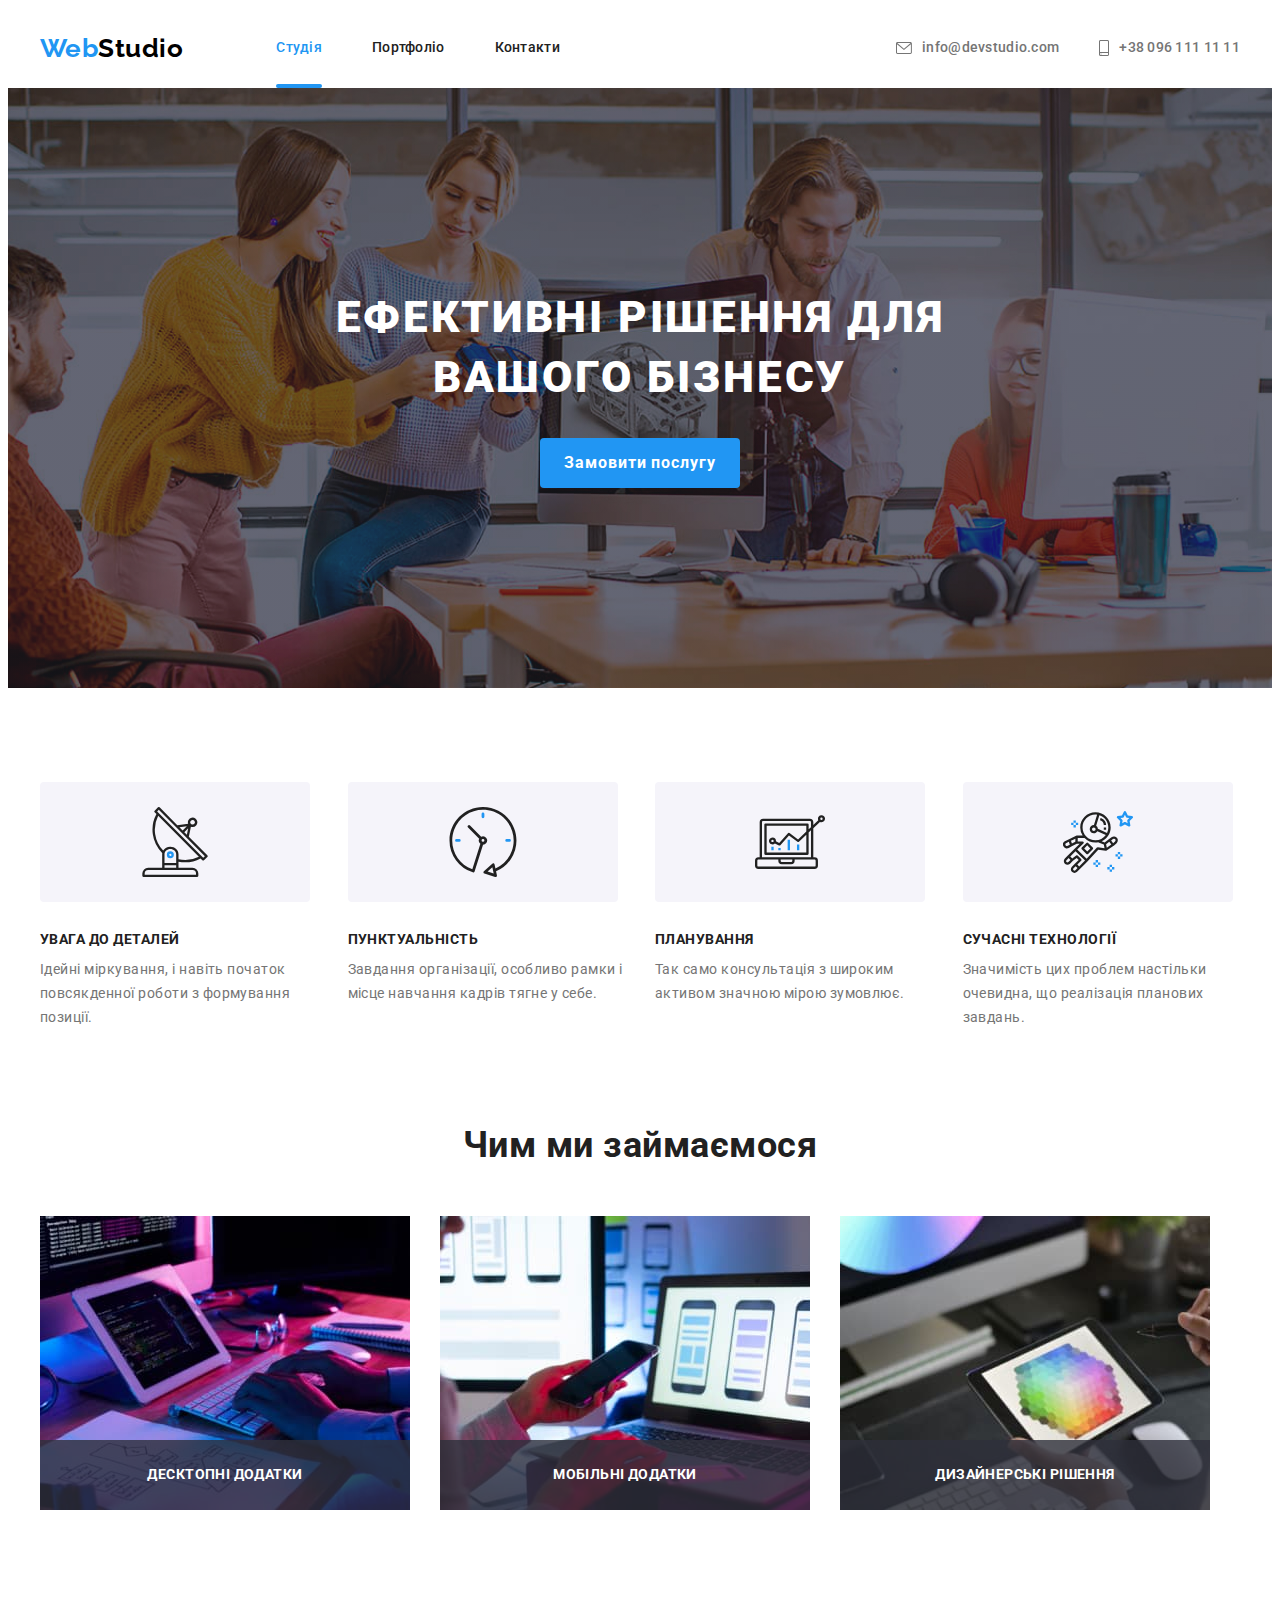
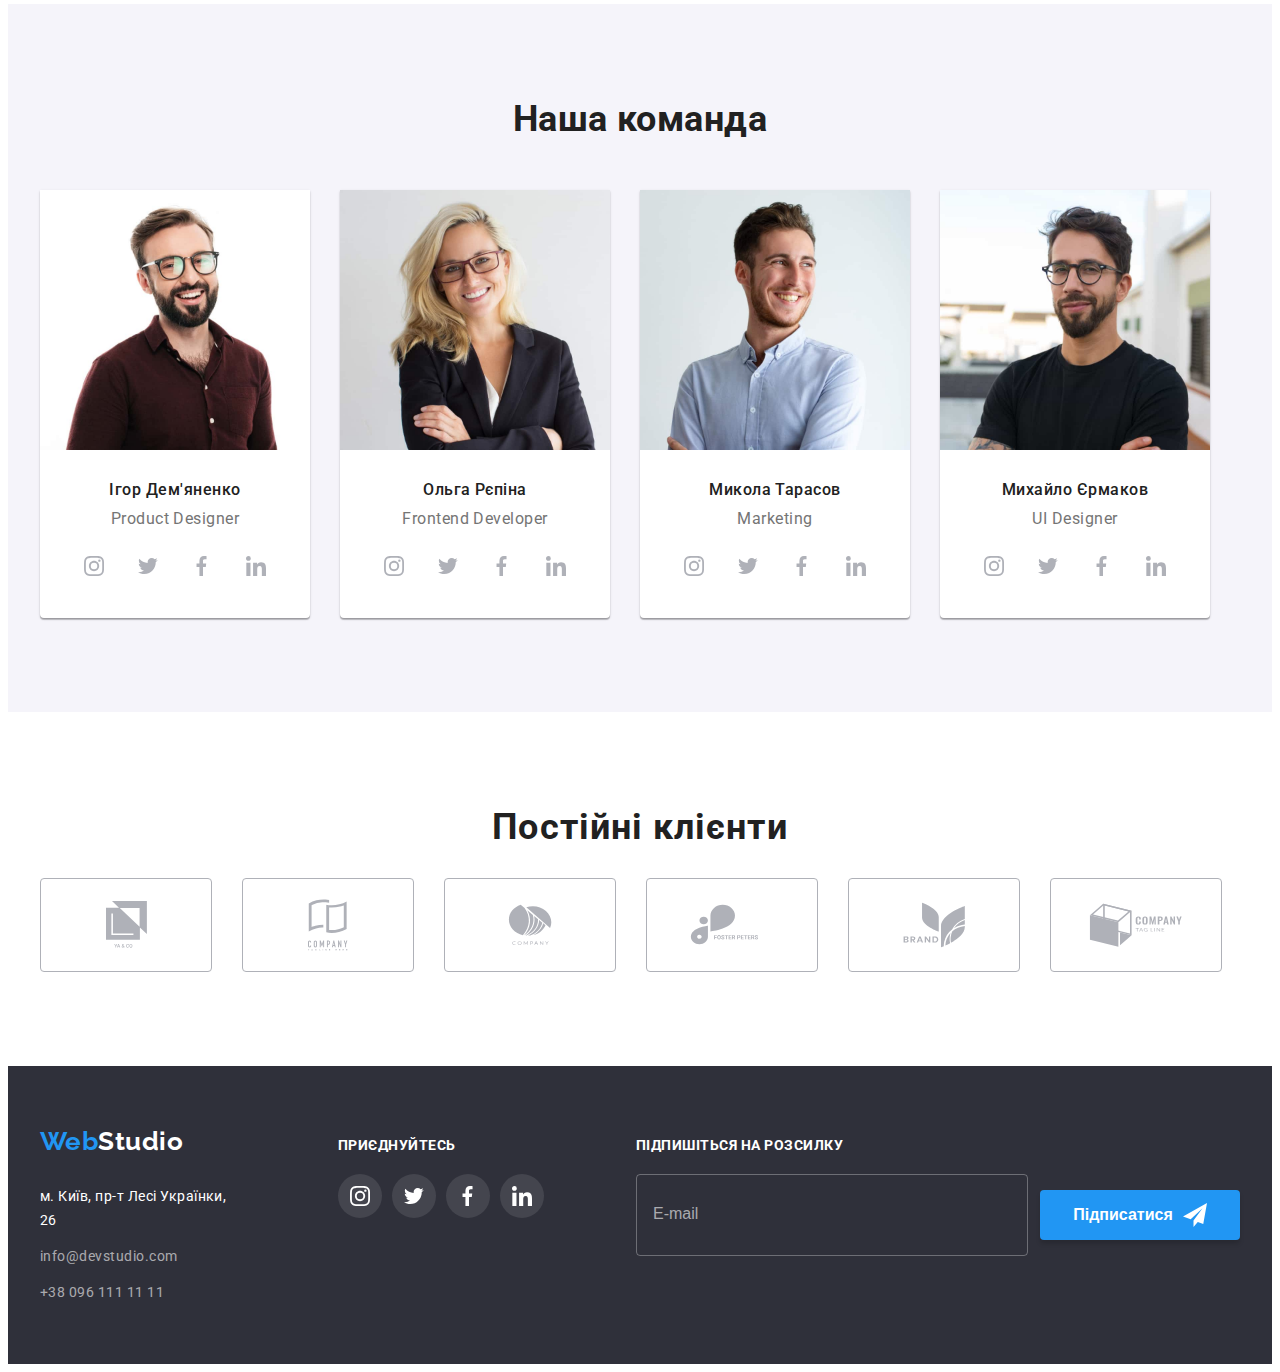
<file: index.html>
<!DOCTYPE html>
<html lang="uk">
  <head>
    <meta charset="UTF-8" />
    <meta http-equiv="X-UA-Compatible" content="IE=edge" />
    <meta name="viewport" content="width=device-width, initial-scale=1.0" />
    <title>WebStudio</title>
    <link
      href="https://fonts.googleapis.com/css2?family=Raleway:wght@700&family=Roboto:wght@400;500;700;900&display=swap"
      rel="stylesheet"
    />
    <link
      rel="stylesheet"
      href="https://cdnjs.cloudflare.com/ajax/libs/modern-normalize/1.1.0/modern-normalize.min.css"
      integrity="sha512-wpPYUAdjBVSE4KJnH1VR1HeZfpl1ub8YT/NKx4PuQ5NmX2tKuGu6U/JRp5y+Y8XG2tV+wKQpNHVUX03MfMFn9Q=="
      crossorigin="anonymous"
      referrerpolicy="no-referrer"
    />
    <link rel="stylesheet" href="./css/styles.css" />
  </head>
  <body>
    <!-- Хедер -->

    <header class="header">
      <div class="container site-nav">
        <nav class="nav">
          <a class="logo" href="./index.html">
            <span class="accent">Web</span>Studio
          </a>
          <ul class="site-nav">
            <li class="item">
              <a class="nav-link current" href="./index.html"> Студія </a>
            </li>
            <li class="item">
              <a class="nav-link" href="./portfolio.html"> Портфоліо</a>
            </li>
            <li class="item"><a class="nav-link" href=""> Контакти</a></li>
          </ul>
        </nav>
        <ul class="contacts">
          <li class="item">
            <a class="contacts-link" href="mailto:info@devstudio.com">
              <svg class="contacts-icon" width="16" height="12">
                <use href="./images/icons.svg#icon-envelope"></use>
              </svg>
              info@devstudio.com
            </a>
          </li>
          <li class="item">
            <a class="contacts-link" href="tel:+380961111111">
              <svg class="contacts-icon" width="10" height="16">
                <use href="./images/icons.svg#icon-smartphone"></use>
              </svg>
              +38 096 111 11 11
            </a>
          </li>
        </ul>
      </div>
    </header>
    <main>
      <!-- Герой -->

      <section class="hero">
        <h1 class="hero-title">
          Ефективні рішення для <br />
          вашого бізнесу
        </h1>
        <button type="button" class="order" data-modal-open>
          Замовити послугу
        </button>
        <div class="backdrop is-hidden" data-modal>
          <div class="modal">
            <button type="button" class="modal-close" data-modal-close>
              <svg width="11" height="11">
                <use href="./images/symbol-defs.svg#icon-close"></use>
              </svg>
            </button>

            <p class="modal-title">Залиште свої дані, ми вам передзвонимо</p>
            <form name="order-form" class="order-form">
              <div class="form-field">
                <label class="form-label" for="user-name">Ім'я</label>
                <input
                  id="user-name"
                  class="form-input"
                  type="text"
                  name="user-name"
                />
                <svg class="input-icon" width="18" height="18">
                  <use href="./images/symbol-defs.svg#icon-person"></use>
                </svg>
              </div>

              <div class="form-field">
                <label class="form-label" for="tel">Телефон</label>
                <input id="tel" class="form-input" type="tel" name="user-tel" />
                <svg class="input-icon" width="18" height="18">
                  <use href="./images/symbol-defs.svg#icon-phone"></use>
                </svg>
              </div>

              <div class="form-field">
                <label class="form-label" for="email">Пошта</label>
                <input
                  id="email"
                  class="form-input"
                  type="email"
                  name="user-email"
                />
                <svg class="input-icon" width="18" height="18">
                  <use href="./images/symbol-defs.svg#icon-email"></use>
                </svg>
              </div>

              <div class="form-field">
                <label for="comment" class="form-label">Коментар</label>
                <textarea
                  id="comment"
                  name="comment"
                  placeholder="Введіть текст"
                ></textarea>
              </div>

              <div class="confirm-field">
                <label for="confirm" class="confirm-label">
                  <input
                    class="checkbox"
                    type="checkbox"
                    id="confirm"
                    name="confirm"
                  />
                  <svg class="icon-check" width="16" height="15">
                    <use href="./images/symbol-defs.svg#icon-check"></use>
                  </svg>

                  Погоджуюся з розсилкою та приймаю
                  <a class="confirm-link" href="#">Умови договору</a></label
                >
              </div>

              <button type="submit" class="order-button">Відправити</button>
            </form>
          </div>
        </div>
      </section>

      <!-- Особливості компанії -->

      <section class="feature">
        <div class="container">
          <h2 class="visually-hidden">Особливості компанії</h2>
          <ul class="feature-list">
            <li class="feature-item">
              <div class="feature-block">
                <svg class="feature-icon" width="70" height="70">
                  <use href="./images/icons.svg#icon-antena"></use>
                </svg>
              </div>
              <h3 class="feature-title">УВАГА ДО ДЕТАЛЕЙ</h3>
              <p class="feature-text">
                Ідейні міркування, і навіть початок повсякденної роботи з
                формування позиції.
              </p>
            </li>
            <li class="feature-item">
              <div class="feature-block">
                <svg class="feature-icon" width="70" height="70">
                  <use href="./images/icons.svg#icon-clock"></use>
                </svg>
              </div>
              <h3 class="feature-title">ПУНКТУАЛЬНІСТЬ</h3>
              <p class="feature-text">
                Завдання організації, особливо рамки і місце навчання кадрів
                тягне у себе.
              </p>
            </li>
            <li class="feature-item">
              <div class="feature-block">
                <svg class="feature-icon" width="70" height="70">
                  <use href="./images/icons.svg#icon-computer"></use>
                </svg>
              </div>
              <h3 class="feature-title">ПЛАНУВАННЯ</h3>
              <p class="feature-text">
                Так само консультація з широким активом значною мірою зумовлює.
              </p>
            </li>
            <li class="feature-item">
              <div class="feature-block">
                <svg class="feature-icon" width="70" height="70">
                  <use href="./images/icons.svg#icon-astronaut"></use>
                </svg>
              </div>
              <h3 class="feature-title">СУЧАСНІ ТЕХНОЛОГІЇ</h3>
              <p class="feature-text">
                Значимість цих проблем настільки очевидна, що реалізація
                планових завдань.
              </p>
            </li>
          </ul>
        </div>
      </section>

      <!-- Чим ми займаємося -->

      <section class="area">
        <div class="container area-box">
          <h2 class="area-title">Чим ми займаємося</h2>
          <ul class="area-list">
            <li class="area-item">
              <img
                src="./images/box1.jpg"
                alt="Людина набирає текст на клавіатурі"
                width="370"
              />
              <div class="area-thumb">
                <p class="area-text">Десктопні додатки</p>
              </div>
            </li>
            <li class="area-item">
              <img
                src="./images/box2.jpg"
                alt="Дизайнер створює макет телефону на комп'ютері"
                width="370"
              />
              <div class="area-thumb">
                <p class="area-text">Мобільні додатки</p>
              </div>
            </li>
            <li class="area-item">
              <img
                src="./images/box3.jpg"
                alt="Дизайнер підбирає колір з палітри"
                width="370"
              />
              <div class="area-thumb">
                <p class="area-text">Дизайнерські рішення</p>
              </div>
            </li>
          </ul>
        </div>
      </section>

      <!-- Наша команда -->

      <section class="team">
        <div class="container">
          <h2 class="team-title">Наша команда</h2>
          <ul class="list">
            <li class="team-item">
              <img
                src="./images/img(ihor).jpg"
                alt="Чоловік в окулярах"
                width="270"
              />
              <div class="team-card">
                <h3 class="team-member">Ігор Дем'яненко</h3>
                <p class="team-position">Product Designer</p>
                <ul class="social-links-team">
                  <li>
                    <a class="social-link-team" href="#"
                      ><svg class="social-icon" width="20" height="20">
                        <use href="./images/icons.svg#icon-instagram"></use>
                      </svg>
                    </a>
                  </li>
                  <li>
                    <a class="social-link-team" href="#"
                      ><svg class="social-icon" width="20" height="20">
                        <use href="./images/icons.svg#icon-twitter"></use>
                      </svg>
                    </a>
                  </li>
                  <li>
                    <a class="social-link-team" href="#"
                      ><svg class="social-icon" width="20" height="20">
                        <use href="./images/icons.svg#icon-facebook"></use>
                      </svg>
                    </a>
                  </li>
                  <li>
                    <a class="social-link-team" href="#"
                      ><svg class="social-icon" width="20" height="20">
                        <use href="./images/icons.svg#icon-linkedin"></use>
                      </svg>
                    </a>
                  </li>
                </ul>
              </div>
            </li>
            <li class="team-item">
              <img
                src="./images/img(olha).jpg"
                alt="Світловолоса жінка в окулярах"
                width="270"
              />
              <div class="team-card">
                <h3 class="team-member">Ольга Рєпіна</h3>
                <p class="team-position">Frontend Developer</p>
                <ul class="social-links-team">
                  <li>
                    <a class="social-link-team" href="#"
                      ><svg class="social-icon" width="20" height="20">
                        <use href="./images/icons.svg#icon-instagram"></use>
                      </svg>
                    </a>
                  </li>
                  <li>
                    <a class="social-link-team" href="#"
                      ><svg class="social-icon" width="20" height="20">
                        <use href="./images/icons.svg#icon-twitter"></use>
                      </svg>
                    </a>
                  </li>
                  <li>
                    <a class="social-link-team" href="#"
                      ><svg class="social-icon" width="20" height="20">
                        <use href="./images/icons.svg#icon-facebook"></use>
                      </svg>
                    </a>
                  </li>
                  <li>
                    <a class="social-link-team" href="#"
                      ><svg class="social-icon" width="20" height="20">
                        <use href="./images/icons.svg#icon-linkedin"></use>
                      </svg>
                    </a>
                  </li>
                </ul>
              </div>
            </li>
            <li class="team-item">
              <img
                src="./images//img(mykola).jpg"
                alt="Усміхнений чоловік"
                width="270"
              />
              <div class="team-card">
                <h3 class="team-member">Микола Тарасов</h3>
                <p class="team-position">Marketing</p>
                <ul class="social-links-team">
                  <li>
                    <a class="social-link-team" href="#"
                      ><svg class="social-icon" width="20" height="20">
                        <use href="./images/icons.svg#icon-instagram"></use>
                      </svg>
                    </a>
                  </li>
                  <li>
                    <a class="social-link-team" href="#"
                      ><svg class="social-icon" width="20" height="20">
                        <use href="./images/icons.svg#icon-twitter"></use>
                      </svg>
                    </a>
                  </li>
                  <li>
                    <a class="social-link-team" href="#"
                      ><svg class="social-icon" width="20" height="20">
                        <use href="./images/icons.svg#icon-facebook"></use>
                      </svg>
                    </a>
                  </li>
                  <li>
                    <a class="social-link-team" href="#"
                      ><svg class="social-icon" width="20" height="20">
                        <use href="./images/icons.svg#icon-linkedin"></use>
                      </svg>
                    </a>
                  </li>
                </ul>
              </div>
            </li>
            <li class="team-item">
              <img
                src="./images/img(myhayilo).jpg"
                alt="Чоловік в окулярах"
                width="270"
              />
              <div class="team-card">
                <h3 class="team-member">Михайло Єрмаков</h3>
                <p class="team-position">UI Designer</p>
                <ul class="social-links-team">
                  <li>
                    <a class="social-link-team" href="#"
                      ><svg class="social-icon" width="20" height="20">
                        <use href="./images/icons.svg#icon-instagram"></use>
                      </svg>
                    </a>
                  </li>
                  <li>
                    <a class="social-link-team" href="#"
                      ><svg class="social-icon" width="20" height="20">
                        <use href="./images/icons.svg#icon-twitter"></use>
                      </svg>
                    </a>
                  </li>
                  <li>
                    <a class="social-link-team" href="#"
                      ><svg class="social-icon" width="20" height="20">
                        <use href="./images/icons.svg#icon-facebook"></use>
                      </svg>
                    </a>
                  </li>
                  <li>
                    <a class="social-link-team" href="#"
                      ><svg class="social-icon" width="20" height="20">
                        <use href="./images/icons.svg#icon-linkedin"></use>
                      </svg>
                    </a>
                  </li>
                </ul>
              </div>
            </li>
          </ul>
        </div>
      </section>

      <!-- Клієнти -->

      <section class="clients">
        <div class="container">
          <h2 class="clients-title">Постійні клієнти</h2>
          <ul class="clients-list">
            <li>
              <a class="clients-link" href="#"
                ><svg class="clients-icon" width="41" height="47">
                  <use href="./images/icons.svg#icon-company-1"></use>
                </svg>
              </a>
            </li>
            <li>
              <a class="clients-link" href="#"
                ><svg class="clients-icon" width="40" height="52">
                  <use href="./images/icons.svg#icon-company-2"></use>
                </svg>
              </a>
            </li>
            <li>
              <a class="clients-link" href="#"
                ><svg class="clients-icon" width="44" height="41">
                  <use href="./images/icons.svg#icon-company-3"></use>
                </svg>
              </a>
            </li>
            <li>
              <a class="clients-link" href="#"
                ><svg class="clients-icon" width="85" height="41">
                  <use href="./images/icons.svg#icon-company-4"></use>
                </svg>
              </a>
            </li>
            <li>
              <a class="clients-link" href="#"
                ><svg class="clients-icon" width="63" height="46">
                  <use href="./images/icons.svg#icon-company-5"></use>
                </svg>
              </a>
            </li>
            <li>
              <a class="clients-link" href="#"
                ><svg class="clients-icon" width="94" height="44">
                  <use href="./images/icons.svg#icon-company-6"></use>
                </svg>
              </a>
            </li>
          </ul>
        </div>
      </section>
    </main>

    <!-- Футер -->

    <footer class="footer">
      <div class="footer-container container">
        <div class="footer-group">
          <a class="logo" href="./index.html">
            <span class="accent">Web</span>Studio
          </a>
          <address>
            <ul class="address-list">
              <li class="link-item">
                <a
                  class="item"
                  href="https://goo.gl/maps/SLWkWDjMxcwVBbJh7"
                  target="_blank"
                  rel="noreferrer noopener nofollow"
                  >м. Київ, пр-т Лесі Українки, 26</a
                >
              </li>
              <li class="link-item">
                <a class="item mail" href="mailto:info@devstudio.com"
                  >info@devstudio.com</a
                >
              </li>
              <li class="link-item">
                <a class="item tel" href="tel:+380961111111"
                  >+38 096 111 11 11</a
                >
              </li>
            </ul>
          </address>
        </div>
        <div class="follow-group">
          <p class="follow-title">приєднуйтесь</p>
          <ul class="follow-list">
            <li class="follow-item">
              <a class="follow-link" href="#"
                ><svg class="follow-icon" width="20" height="20">
                  <use href="./images/icons.svg#icon-instagram"></use>
                </svg>
              </a>
            </li>
            <li class="follow-item">
              <a class="follow-link" href="#"
                ><svg class="follow-icon" width="20" height="20">
                  <use href="./images/icons.svg#icon-twitter"></use>
                </svg>
              </a>
            </li>
            <li class="follow-item">
              <a class="follow-link" href="#"
                ><svg class="follow-icon" width="20" height="20">
                  <use href="./images/icons.svg#icon-facebook"></use>
                </svg>
              </a>
            </li>
            <li class="follow-item">
              <a class="follow-link" href="#"
                ><svg class="follow-icon" width="20" height="20">
                  <use href="./images/icons.svg#icon-linkedin"></use>
                </svg>
              </a>
            </li>
          </ul>
        </div>
        <div class="subscribe-field">
          <p class="subscribe-title">Підпишіться на розсилку</p>
          <form class="subscribe" name="subscribe_form">
            <input
              class="subscribe-input"
              type="email"
              name="email"
              placeholder="E-mail"
            />
            <button type="submit" class="subscribe-button">
              Підписатися
              <svg class="icon-send" width="24" height="24">
                <use href="./images/symbol-defs.svg#icon-send"></use>
              </svg>
            </button>
          </form>
        </div>
      </div>
    </footer>
    <script src="./js/modal.js"></script>
  </body>
</html>
</file>
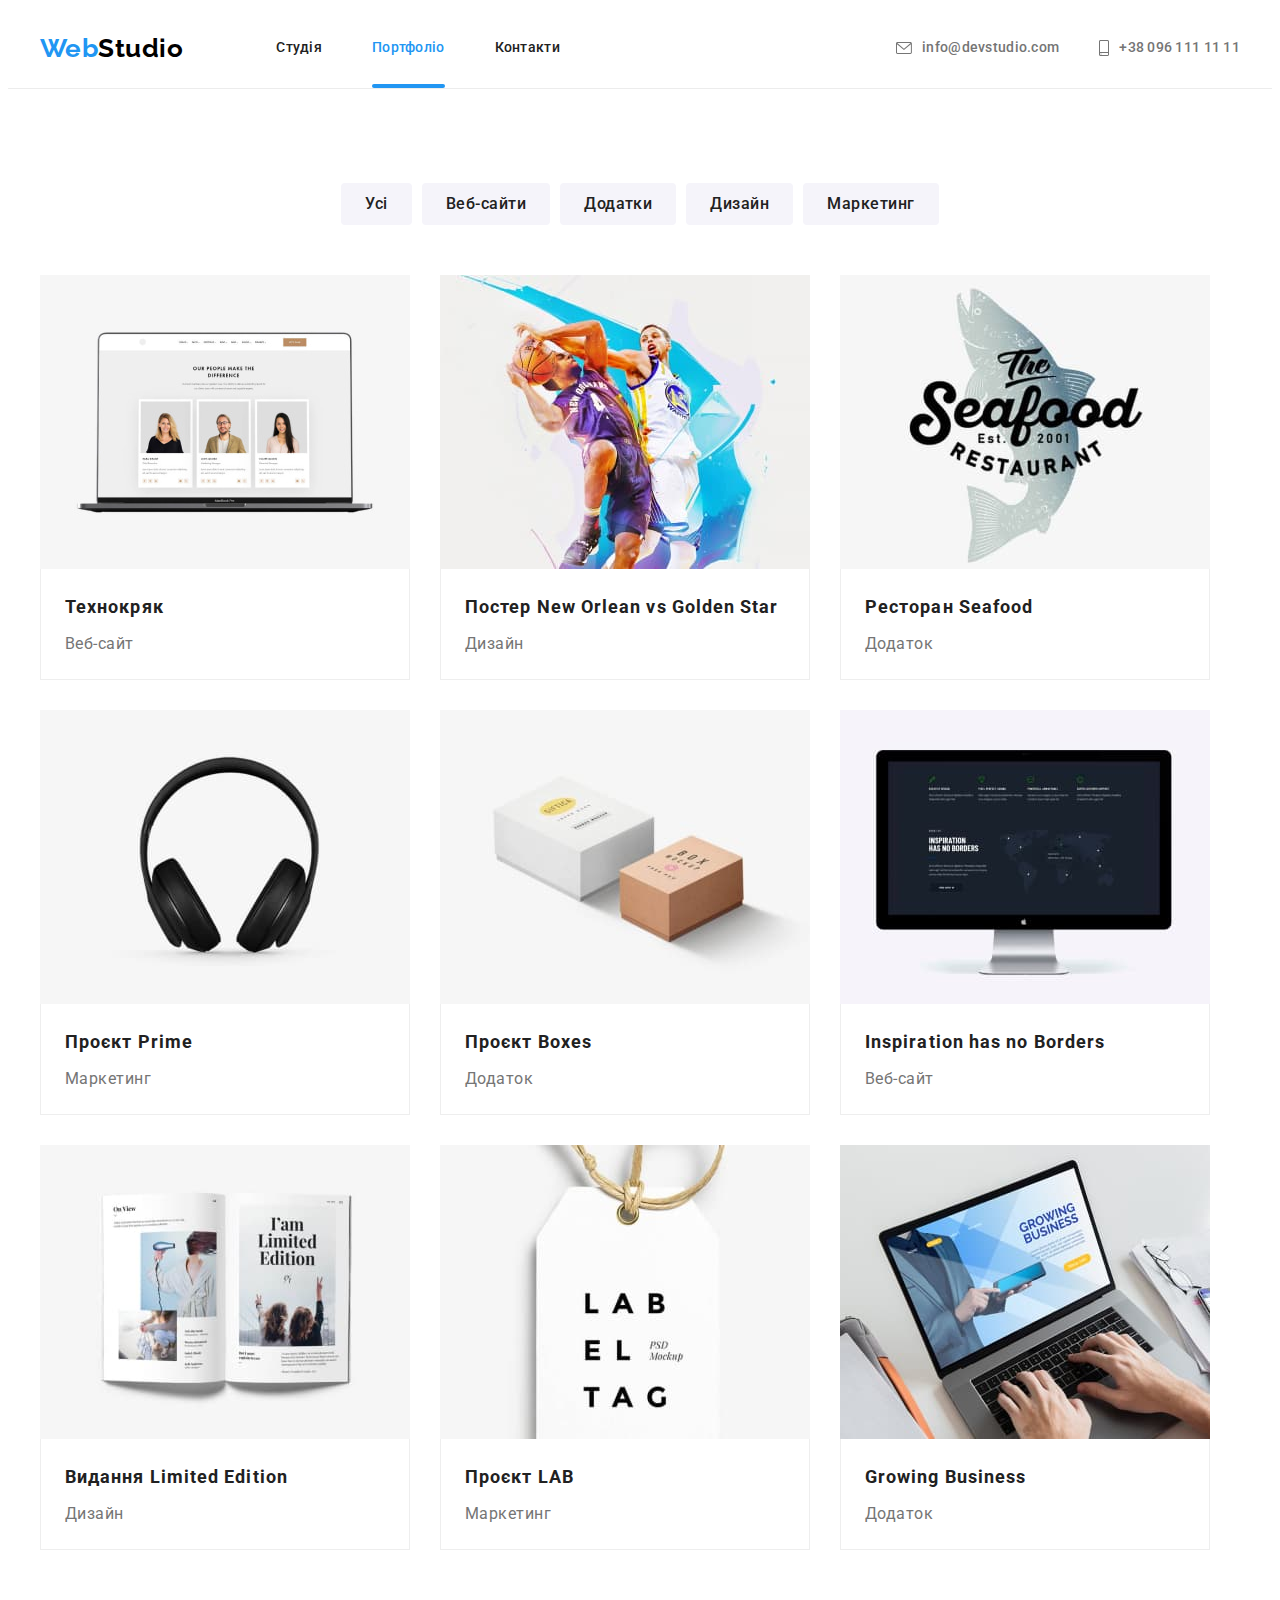
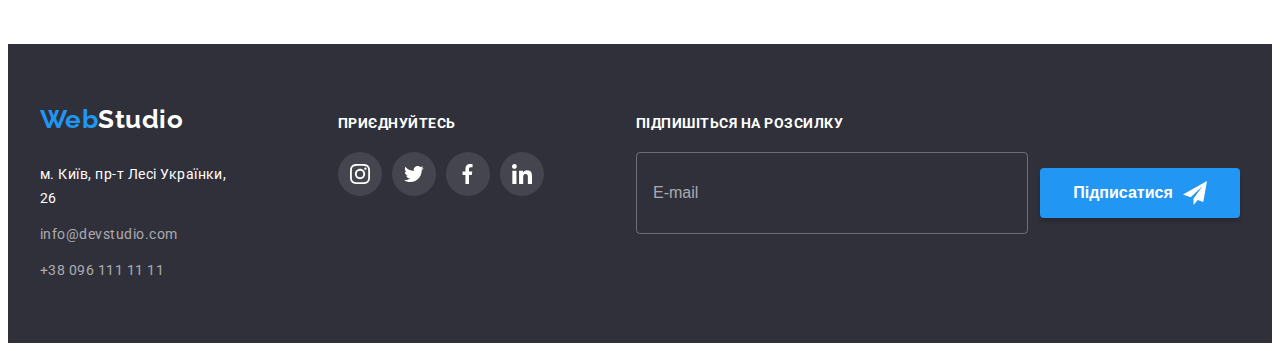
<file: portfolio.html>
<!DOCTYPE html>
<html lang="uk">
  <head>
    <meta charset="UTF-8" />
    <meta http-equiv="X-UA-Compatible" content="IE=edge" />
    <meta name="viewport" content="width=device-width, initial-scale=1.0" />
    <title>WebStudio</title>
    <link
      href="https://fonts.googleapis.com/css2?family=Raleway:wght@700&family=Roboto:wght@400;500;700;900&display=swap"
      rel="stylesheet"
    />
    <link
      rel="stylesheet"
      href="https://cdnjs.cloudflare.com/ajax/libs/modern-normalize/1.1.0/modern-normalize.min.css"
      integrity="sha512-wpPYUAdjBVSE4KJnH1VR1HeZfpl1ub8YT/NKx4PuQ5NmX2tKuGu6U/JRp5y+Y8XG2tV+wKQpNHVUX03MfMFn9Q=="
      crossorigin="anonymous"
      referrerpolicy="no-referrer"
    />
    <link rel="stylesheet" href="./css/styles.css" />
  </head>
  <body>
    <!-- Хедер -->

    <header class="header bottom">
      <div class="container site-nav">
        <nav class="nav">
          <a class="logo" href="./index.html">
            <span class="accent">Web</span>Studio
          </a>
          <ul class="site-nav">
            <li class="item">
              <a class="nav-link" href="./index.html"> Студія </a>
            </li>
            <li class="item">
              <a class="nav-link current" href="./portfolio.html"> Портфоліо</a>
            </li>
            <li class="item"><a class="nav-link" href=""> Контакти</a></li>
          </ul>
        </nav>
        <ul class="contacts">
          <li class="item">
            <a class="contacts-link" href="mailto:info@devstudio.com">
              <svg class="contacts-icon" width="16" height="12">
                <use href="./images/icons.svg#icon-envelope"></use>
              </svg>
              info@devstudio.com
            </a>
          </li>
          <li class="item">
            <a class="contacts-link" href="tel:+380961111111">
              <svg class="contacts-icon" width="10" height="16">
                <use href="./images/icons.svg#icon-smartphone"></use>
              </svg>
              +38 096 111 11 11
            </a>
          </li>
        </ul>
      </div>
    </header>

    <!-- Портфоліо -->

    <main class="portfolio">
      <div class="container">
        <h1 class="visually-hidden">Портфоліо робіт студії</h1>
        <ul class="filter">
          <li class="item"><button type="button" class="btn">Усі</button></li>
          <li class="item">
            <button type="button" class="btn">Веб-сайти</button>
          </li>
          <li class="item">
            <button type="button" class="btn">Додатки</button>
          </li>
          <li class="item">
            <button type="button" class="btn">Дизайн</button>
          </li>
          <li class="item">
            <button type="button" class="btn">Маркетинг</button>
          </li>
        </ul>
        <section class="examples">
          <ul class="examples-list">
            <li class="examples-item">
              <a class="examples-link" href="">
                <div class="examples-thumb">
                  <img src="./images/project1.jpg" alt="Проект 1" width="370" />
                  <div class="overlay">
                    <p class="examples-description">
                      Ресурс пропонує комплексні пропозиції з різним рівнем
                      функціоналу та сервісів. Все це дозволить відвідувачу
                      отримати вичерпні відомості про компанію чи приватну
                      особу.
                    </p>
                  </div>
                </div>
                <div class="card-text">
                  <h2 class="company">Технокряк</h2>
                  <p class="type">Веб-сайт</p>
                </div>
              </a>
            </li>
            <li class="examples-item">
              <a class="examples-link" href="">
                <div class="examples-thumb">
                  <img src="./images/project2.jpg" alt="Проект 2" width="370" />
                  <div class="overlay">
                    <p class="examples-description">
                      Ресурс пропонує комплексні пропозиції з різним рівнем
                      функціоналу та сервісів. Все це дозволить відвідувачу
                      отримати вичерпні відомості про компанію чи приватну
                      особу.
                    </p>
                  </div>
                </div>
                <div class="card-text">
                  <h2 class="company">Постер New Orlean vs Golden Star</h2>
                  <p class="type">Дизайн</p>
                </div>
              </a>
            </li>
            <li class="examples-item">
              <a class="examples-link" href="">
                <div class="examples-thumb">
                  <img src="./images/project3.jpg" alt="Проект 3" width="370" />
                  <div class="overlay">
                    <p class="examples-description">
                      Ресурс пропонує комплексні пропозиції з різним рівнем
                      функціоналу та сервісів. Все це дозволить відвідувачу
                      отримати вичерпні відомості про компанію чи приватну
                      особу.
                    </p>
                  </div>
                </div>
                <div class="card-text">
                  <h2 class="company">Ресторан Seafood</h2>
                  <p class="type">Додаток</p>
                </div>
              </a>
            </li>
            <li class="examples-item">
              <a class="examples-link" href="">
                <div class="examples-thumb">
                  <img src="./images/project4.jpg" alt="Проект 4" width="370" />
                  <div class="overlay">
                    <p class="examples-description">
                      Ресурс пропонує комплексні пропозиції з різним рівнем
                      функціоналу та сервісів. Все це дозволить відвідувачу
                      отримати вичерпні відомості про компанію чи приватну
                      особу.
                    </p>
                  </div>
                </div>
                <div class="card-text">
                  <h2 class="company">Проєкт Prime</h2>
                  <p class="type">Маркетинг</p>
                </div>
              </a>
            </li>
            <li class="examples-item">
              <a class="examples-link" href="">
                <div class="examples-thumb">
                  <img src="./images/project5.jpg" alt="Проект 5" width="370" />
                  <div class="overlay">
                    <p class="examples-description">
                      Ресурс пропонує комплексні пропозиції з різним рівнем
                      функціоналу та сервісів. Все це дозволить відвідувачу
                      отримати вичерпні відомості про компанію чи приватну
                      особу.
                    </p>
                  </div>
                </div>
                <div class="card-text">
                  <h2 class="company">Проєкт Boxes</h2>
                  <p class="type">Додаток</p>
                </div>
              </a>
            </li>
            <li class="examples-item">
              <a class="examples-link" href="">
                <div class="examples-thumb">
                  <img src="./images/project6.jpg" alt="Проект 6" width="370" />
                  <div class="overlay">
                    <p class="examples-description">
                      Ресурс пропонує комплексні пропозиції з різним рівнем
                      функціоналу та сервісів. Все це дозволить відвідувачу
                      отримати вичерпні відомості про компанію чи приватну
                      особу.
                    </p>
                  </div>
                </div>
                <div class="card-text">
                  <h2 class="company">Inspiration has no Borders</h2>
                  <p class="type">Веб-сайт</p>
                </div>
              </a>
            </li>
            <li class="examples-item">
              <a class="examples-link" href="">
                <div class="examples-thumb">
                  <img src="./images/project7.jpg" alt="Проект 7" width="370" />
                  <div class="overlay">
                    <p class="examples-description">
                      Ресурс пропонує комплексні пропозиції з різним рівнем
                      функціоналу та сервісів. Все це дозволить відвідувачу
                      отримати вичерпні відомості про компанію чи приватну
                      особу.
                    </p>
                  </div>
                </div>
                <div class="card-text">
                  <h2 class="company">Видання Limited Edition</h2>
                  <p class="type">Дизайн</p>
                </div>
              </a>
            </li>
            <li class="examples-item">
              <a class="examples-link" href="">
                <div class="examples-thumb">
                  <img src="./images/project8.jpg" alt="Проект 8" width="370" />
                  <div class="overlay">
                    <p class="examples-description">
                      Ресурс пропонує комплексні пропозиції з різним рівнем
                      функціоналу та сервісів. Все це дозволить відвідувачу
                      отримати вичерпні відомості про компанію чи приватну
                      особу.
                    </p>
                  </div>
                </div>
                <div class="card-text">
                  <h2 class="company">Проєкт LAB</h2>
                  <p class="type">Маркетинг</p>
                </div>
              </a>
            </li>
            <li class="examples-item">
              <a class="examples-link" href="">
                <div class="examples-thumb">
                  <img src="./images/project9.jpg" alt="Проект 9" width="370" />
                  <div class="overlay">
                    <p class="examples-description">
                      Ресурс пропонує комплексні пропозиції з різним рівнем
                      функціоналу та сервісів. Все це дозволить відвідувачу
                      отримати вичерпні відомості про компанію чи приватну
                      особу.
                    </p>
                  </div>
                </div>
                <div class="card-text">
                  <h2 class="company">Growing Business</h2>
                  <p class="type">Додаток</p>
                </div>
              </a>
            </li>
          </ul>
        </section>
      </div>
    </main>

    <!-- Футер -->

    <footer class="footer">
      <div class="footer-container container">
        <div class="footer-group">
          <a class="logo" href="./index.html">
            <span class="accent">Web</span>Studio
          </a>
          <address>
            <ul class="address-list">
              <li class="link-item">
                <a
                  class="item"
                  href="https://goo.gl/maps/SLWkWDjMxcwVBbJh7"
                  target="_blank"
                  rel="noreferrer noopener nofollow"
                  >м. Київ, пр-т Лесі Українки, 26</a
                >
              </li>
              <li class="link-item">
                <a class="item mail" href="mailto:info@devstudio.com"
                  >info@devstudio.com</a
                >
              </li>
              <li class="link-item">
                <a class="item tel" href="tel:+380961111111"
                  >+38 096 111 11 11</a
                >
              </li>
            </ul>
          </address>
        </div>
        <div class="follow-group">
          <p class="follow-title">приєднуйтесь</p>
          <ul class="follow-list">
            <li class="follow-item">
              <a class="follow-link" href="#"
                ><svg class="follow-icon" width="20" height="20">
                  <use href="./images/icons.svg#icon-instagram"></use>
                </svg>
              </a>
            </li>
            <li class="follow-item">
              <a class="follow-link" href="#"
                ><svg class="follow-icon" width="20" height="20">
                  <use href="./images/icons.svg#icon-twitter"></use>
                </svg>
              </a>
            </li>
            <li class="follow-item">
              <a class="follow-link" href="#"
                ><svg class="follow-icon" width="20" height="20">
                  <use href="./images/icons.svg#icon-facebook"></use>
                </svg>
              </a>
            </li>
            <li class="follow-item">
              <a class="follow-link" href="#"
                ><svg class="follow-icon" width="20" height="20">
                  <use href="./images/icons.svg#icon-linkedin"></use>
                </svg>
              </a>
            </li>
          </ul>
        </div>
        <div class="subscribe-field">
          <p class="subscribe-title">Підпишіться на розсилку</p>
          <form class="subscribe" name="subscribe_form">
            <input
              class="subscribe-input"
              type="email"
              name="email"
              placeholder="E-mail"
            />
            <button type="submit" class="subscribe-button">
              Підписатися
              <svg class="icon-send" width="24" height="24">
                <use href="./images/symbol-defs.svg#icon-send"></use>
              </svg>
            </button>
          </form>
        </div>
      </div>
    </footer>
  </body>
</html>
</file>
<file: css/styles.css>
:root {
  --higtlite-color: #ffffff;
  --content-textcolor: #212121;
  --main-textcolor: #757575;
  --effect-textcolor: #2196f3;
  --background-color: #ffffff;
  --secondary-bcg-color: #2f303a;
  --total-black: #000000;
  --buttun-color: #f5f4fa;
  --active-btn: #188ce8;
  --additional-color: rgba(255, 255, 255, 0.6);
  --icon-cl: #afb1b8;
}

/* УТИЛІТИ */

body {
  background-color: var(--background-color);
  font-family: Roboto, sans-serif;
  color: var(--main-textcolor);
  letter-spacing: 0.03em;
}

ul {
  list-style: none;
  padding: 0;
  margin: 0;
}

a {
  text-decoration: none;
}

h1,
h2,
h3,
h4,
h5,
h6,
p {
  margin-top: 0;
}

img {
  display: block;
  max-width: 100%;
  height: auto;
}

.container {
  width: 1200px;
  margin-right: auto;
  margin-left: auto;
  padding-left: 15px;
  padding-right: 15px;
}

.visually-hidden {
  position: absolute;
  white-space: nowrap;
  width: 1px;
  height: 1px;
  overflow: hidden;
  border: 0;
  padding: 0;
  clip: rect(0 0 0 0);
  clip-path: inset (50%);
  margin: -1px;
}

/* ХЕДЕР */

.header.bottom {
  border-bottom: 1px solid #ececec;
}

.site-nav {
  display: flex;
  align-items: center;
}

.nav {
  display: flex;
  align-items: center;
}

.site-nav .item:not(:last-child) {
  margin-right: 50px;
}

.nav .logo {
  margin-right: 93px;

  color: var(--total-black);
  font-family: Raleway, sans-serif;
  font-weight: 700;
  font-size: 26px;
  line-height: 1.19;
}

.logo .accent,
.footer .accent {
  color: var(--effect-textcolor);
}

.nav-link {
  position: relative;
  display: block;
  padding-top: 32px;
  padding-bottom: 32px;

  color: var(--content-textcolor);
  font-weight: 500;
  font-size: 14px;
  line-height: 1.14;
  letter-spacing: 0.02em;

  transition: color 250ms cubic-bezier(0.4, 0, 0.2, 1);
}

.nav-link:hover,
.nav-link:focus,
.contacts-link:hover,
.contacts-link:focus,
.footer .item:hover,
.footer .item:focus {
  color: var(--effect-textcolor);
}

.current {
  color: var(--effect-textcolor);
}

.current::after {
  position: absolute;
  left: 0;
  bottom: 0;
  content: "";
  display: block;
  width: 100%;
  height: 4px;
  background-color: var(--effect-textcolor);
  border-radius: 2px;
}

.contacts {
  display: flex;
  align-items: center;
  margin-left: auto;
}

.contacts .item:not(:last-child) {
  margin-right: 40px;
}

.contacts-link {
  display: flex;
  align-items: center;
  padding-top: 32px;
  padding-bottom: 32px;

  color: inherit;
  font-weight: 500;
  font-size: 14px;
  line-height: 1.14;
  letter-spacing: 0.02em;

  transition: color 250ms cubic-bezier(0.4, 0, 0.2, 1);
}

.contacts-link:hover svg,
.contacts-link:focus svg {
  fill: var(--effect-textcolor);
}

.contacts-icon {
  margin-right: 10px;
  fill: var(--main-textcolor);

  transition: fill 250ms cubic-bezier(0.4, 0, 0.2, 1);
}

/* ГЕРОЙ */

.hero {
  max-width: 1600px;
  margin-right: auto;
  margin-left: auto;
  padding: 200px;

  background-color: #c4c4c4;
  background-image: linear-gradient(
      to right,
      rgba(47, 48, 58, 0.4),
      rgba(47, 48, 58, 0.4)
    ),
    url(../images/hero-bcg.jpg);
  background-repeat: no-repeat;
  background-position: center;
  background-size: cover;
  text-align: center;
}

.hero-title {
  margin-top: 0;
  margin-bottom: 30px;

  color: var(--higtlite-color);
  font-weight: 900;
  font-size: 44px;
  line-height: 1.36;
  letter-spacing: 0.06em;
  text-transform: uppercase;
}

.order {
  min-width: 200px;
  border-radius: 4px;
  padding: 10px 24px;

  color: var(--higtlite-color);
  background-color: var(--effect-textcolor);
  font-family: inherit;
  border: none;
  font-weight: 700;
  font-size: 16px;
  line-height: 1.88;
  text-align: center;
  letter-spacing: 0.06em;
  cursor: pointer;

  transition: background-color 250ms cubic-bezier(0.4, 0, 0.2, 1);
}

.order:focus,
.order:hover {
  background-color: var(--active-btn);
}

.backdrop {
  position: fixed;
  top: 0;
  left: 0;
  width: 100%;
  height: 100%;
  background-color: rgba(0, 0, 0, 0.2);

  transition: opacity 250ms cubic-bezier(0.4, 0, 0.2, 1),
    visibility 250ms cubic-bezier(0.4, 0, 0.2, 1);
}

.backdrop.is-hidden {
  visibility: hidden;
  opacity: 0;
  pointer-events: none;
}

.modal {
  position: absolute;
  top: 50%;
  left: 50%;
  transform: translate(-50%, -50%);

  width: 528px;
  height: 581px;
  padding: 40px;
  background-color: #ffffff;
}

.modal-close {
  background-color: inherit;

  position: absolute;
  top: 8px;
  right: 8px;
  width: 30px;
  height: 30px;
  border: 1px solid rgba(0, 0, 0, 0.1);
  border-radius: 50%;
  cursor: pointer;
  display: flex;
  align-items: center;
  justify-content: center;
  transition: fill 250ms cubic-bezier(0.4, 0, 0.2, 1);
}

.modal-close:hover svg,
.modal-close:focus svg {
  fill: var(--effect-textcolor);
}

.modal-title {
  display: inline-block;
  margin-bottom: 30px;
  font-weight: 700;
  font-size: 20px;
  line-height: 1.15;
  text-align: center;

  color: #212121;
}

.form-input {
  margin: 0;
  padding: 0 12px 0 42px;
  height: 40px;
  outline: none;
  border: 1px solid rgba(33, 33, 33, 0.2);
  border-radius: 4px;
}

.form-input:focus {
  border-color: var(--effect-textcolor);
}

.form-input:focus + .input-icon {
  fill: var(--effect-textcolor);
}

.input-icon {
  position: absolute;
  top: 50%;
  left: 12px;
}

.form-field {
  position: relative;
  display: flex;
  flex-direction: column;
  text-align: left;
  margin-bottom: 10px;
}

.form-label {
  margin-bottom: 4px;
  font-size: 12px;
  line-height: 1.16;
  letter-spacing: 0.01em;
}

.form-field textarea::placeholder {
  font-size: 12px;
  line-height: 1.16;
  letter-spacing: 0.01em;
  color: rgba(117, 117, 117, 0.5);
}

textarea {
  resize: none;
  outline: none;
  border: 1px solid rgba(33, 33, 33, 0.2);
  border-radius: 4px;
  height: 120px;
  padding: 12px 16px;
}

textarea:focus {
  border-color: var(--effect-textcolor);
}

.confirm-field {
  display: flex;
  align-items: center;
  justify-content: center;
}

.checkbox {
  position: absolute;
  white-space: nowrap;
  width: 1px;
  height: 1px;
  overflow: hidden;
  border: 0;
  padding: 0;
  clip: rect(0 0 0 0);
  clip-path: inset (50%);
  margin: -1px;
}

.icon-check {
  margin-right: 7px;
}

.checkbox:checked + .icon-check {
  background-color: #2196f3;
  background-image: url(../images/icon-full-check.svg);
  background-size: contain;
  fill: transparent;
  background-origin: content-box;
  border-radius: 2px;
}

.confirm-label {
  display: flex;
  align-items: center;
  font-size: 14px;
  line-height: 1.71;
}

.confirm-link {
  font-size: 14px;
  line-height: 1.71;
  color: #2196f3;
  text-decoration: underline;
}

.order-button {
  margin-top: 30px;
  width: 200px;
  height: 50px;
  background-color: var(--effect-textcolor);
  box-shadow: 0px 4px 4px rgba(0, 0, 0, 0.15);
  border-radius: 4px;
  border-color: transparent;
  font-weight: 700;
  font-size: 16px;
  line-height: 1.88;
  text-align: center;
  letter-spacing: 0.06em;

  color: #ffffff;
  cursor: pointer;
}

/* ОСОБЛИВОСТІ КОМПАНІЇ */

.feature {
  padding-top: 94px;
  padding-bottom: 94px;
}

.feature-block {
  width: 270px;
  height: 120px;
  background-color: var(--buttun-color);
  border-radius: 4px;
  margin-bottom: 30px;
  display: flex;
  align-items: center;
  justify-content: center;
}

.feature-title {
  margin-bottom: 10px;

  color: var(--content-textcolor);
  font-weight: 700;
  font-size: 14px;
  line-height: 1.14;
  text-transform: uppercase;
}

.feature-list {
  display: flex;
  gap: 30px;
}

.feature-item {
  flex-basis: calc((100% - 90px) / 4);
}

.feature-text {
  margin-bottom: 0%;

  font-size: 14px;
  line-height: 1.71;
}

/* ЧИМ МИ ЗАЙМАЄМОСЯ */

.area {
  padding-bottom: 94px;
}

.area-list {
  display: flex;
  gap: 30px;
}

.area-title,
.team-title {
  color: var(--content-textcolor);
  font-weight: 700;
  font-size: 36px;
  line-height: 1.17;
  text-align: center;
}

.area-item {
  position: relative;
}

.area-thumb {
  position: absolute;
  bottom: 0;
  width: 370px;
  height: 70px;
  background-color: rgba(46, 47, 59, 0.8);
}

.area-text {
  margin-top: 27px;
  font-weight: 700;
  font-size: 14px;
  line-height: 1.14;
  text-align: center;
  letter-spacing: 0.03em;
  text-transform: uppercase;
  color: #ffffff;
}

/* НАША КОМАНДА */

.team-title,
.area-title {
  margin-bottom: 50px;
}

.team {
  padding-top: 94px;
  padding-bottom: 94px;

  background-color: var(--buttun-color);
}

.team .list {
  display: flex;
  text-align: center;
}

.team-item {
  border-radius: 0px 0px 4px 4px;
  box-shadow: 0px 1px 3px rgba(0, 0, 0, 0.12), 0px 1px 1px rgba(0, 0, 0, 0.14),
    0px 2px 1px rgba(0, 0, 0, 0.2);

  background-color: var(--background-color);
}

.team-item:not(:last-child) {
  margin-right: 30px;
}

.team-card {
  padding-top: 30px;
  padding-bottom: 30px;
}

.team-social {
  display: flex;
  justify-content: center;
  align-items: center;
  border-radius: 50%;
  width: 44px;
  height: 44px;
}

.team-member {
  margin-bottom: 10px;

  color: var(--content-textcolor);
  font-weight: 500;
  font-size: 16px;
  line-height: 1.19;
}

.team-position {
  margin-bottom: 0px;

  font-weight: 400;
  font-size: 16px;
  line-height: 1.19;
}

.social-links-team {
  display: flex;
  justify-content: center;
  margin-top: 16px;
  gap: 10px;
}

.social-link-team {
  display: flex;
  justify-content: center;
  align-items: center;
  border-radius: 50%;
  width: 44px;
  height: 44px;

  transition: background-color 250ms cubic-bezier(0.4, 0, 0.2, 1);
}

.social-link-team:hover,
.social-link-team:focus {
  background-color: var(--effect-textcolor);
}

.social-link-team:hover svg,
.social-link-team:focus svg {
  fill: var(--background-color);
}

.social-icon {
  fill: var(--icon-cl);
  width: 20px;
  height: 20px;
  transition: fill 250ms cubic-bezier(0.4, 0, 0.2, 1);
}

/* ПОСТІЙНІ КЛІЄНТИ */

.clients {
  padding-top: 94px;
  padding-bottom: 94px;
}

.clients-title {
  font-weight: 700;
  font-size: 36px;
  line-height: 1.17;
  text-align: center;
  letter-spacing: 0.03em;
  color: var(--content-textcolor);
}

.clients-list {
  display: flex;
  align-items: center;
  gap: 30px;
}

.clients-link {
  display: flex;
  align-items: center;
  justify-content: center;
  margin: 0;
  width: 170px;
  height: 92px;
  border: 1px solid #afb1b8;
  border-radius: 4px;
  transition: border-color 250ms cubic-bezier(0.4, 0, 0.2, 1);
}

.clients-link:hover svg,
.clients-link:focus svg {
  fill: var(--effect-textcolor);
}

.clients-link:hover,
.clients-link:focus {
  border-color: var(--effect-textcolor);
}

.clients-icon {
  fill: var(--icon-cl);
  transition: fill 250ms cubic-bezier(0.4, 0, 0.2, 1);
}

/* ФУТЕР */

.footer {
  padding-top: 60px;
  padding-bottom: 60px;

  background-color: var(--secondary-bcg-color);
}
.footer .logo {
  display: inline-block;
  margin-bottom: 28px;

  color: var(--higtlite-color);
  font-family: Raleway, sans-serif;
  font-style: normal;
  font-weight: 700;
  font-size: 26px;
  line-height: 1.19;
}

.footer .item {
  display: inline-block;

  color: var(--higtlite-color);
  font-style: normal;
  font-weight: 400;
  font-size: 14px;
  line-height: 1.71;
}

.link-item:not(:last-child) {
  margin-bottom: 12px;
}

.item.mail,
.item.tel {
  color: var(--additional-color);
  font-style: normal;
  font-size: 14px;
  line-height: 1.71;
}

.follow-title {
  margin-bottom: 20px;
  font-weight: 700;
  font-size: 14px;
  line-height: 1.14;
  text-transform: uppercase;
  color: var(--background-color);
}

.follow-list {
  display: flex;
  gap: 10px;
}

.follow-item {
  width: 44px;
  height: 44px;
}

.follow-link {
  display: flex;
  align-items: center;
  justify-content: center;
  width: 100%;
  height: 100%;
  border-radius: 50%;
  background-color: rgba(255, 255, 255, 0.1);
  fill: var(--background-color);
  transition: background-color 250ms cubic-bezier(0.4, 0, 0.2, 1);
}

.follow-link:hover,
.follow-link:focus {
  background-color: var(--effect-textcolor);
}

.footer-container {
  display: flex;
  align-items: baseline;
  gap: 92px;
}

.subscribe {
  display: flex;
  align-items: center;
}

.subscribe-title {
  margin-bottom: 20px;
  font-weight: 700;
  font-size: 14px;
  line-height: 1.14;
  text-transform: uppercase;

  color: #ffffff;
}

.subscribe-input {
  width: 358px;
  height: 50px;
  background-color: transparent;
  border: 1px solid rgba(255, 255, 255, 0.3);
  border-radius: 4px;
  padding: 15px 16px 15px 16px;
  color: rgba(255, 255, 255, 0.6);
}

.subscribe-input::placeholder {
  font-weight: 400;
  font-size: 16px;
  line-height: 1.25;
  color: rgba(255, 255, 255, 0.6);
}

.subscribe-button {
  display: flex;
  align-items: center;
  justify-content: center;
  margin-left: 12px;
  width: 200px;
  height: 50px;
  color: var(--higtlite-color);
  background-color: var(--effect-textcolor);
  font-weight: 700;
  font-size: 16px;
  line-height: 1.88;
  cursor: pointer;
  box-shadow: 0px 4px 4px rgba(0, 0, 0, 0.15);
  border-color: transparent;
  border-radius: 4px;
}

.icon-send {
  fill: var(--background-color);
  margin-left: 10px;
}

/* СТОРІНКА ПОРТФОЛІО */

.portfolio {
  padding-top: 94px;
  padding-bottom: 94px;
}

.filter {
  display: flex;
  justify-content: center;
  margin-bottom: 50px;
}

.filter .item:not(:last-child) {
  margin-right: 10px;
}

.filter .btn {
  padding: 6px 22px 6px 22px;
  border-radius: 4px;

  color: var(--content-textcolor);
  background-color: var(--buttun-color);
  border-color: transparent;
  font-family: inherit;
  font-weight: 500;
  font-size: 16px;
  line-height: 1.62;
  letter-spacing: 0.03em;
  cursor: pointer;
  transition: background-color 250ms cubic-bezier(0.4, 0, 0.2, 1),
    color 250ms cubic-bezier(0.4, 0, 0.2, 1),
    box-shadow 250ms cubic-bezier(0.4, 0, 0.2, 1);
}

.filter .btn:hover,
.filter .btn:focus {
  background-color: var(--effect-textcolor);
  color: var(--higtlite-color);
  box-shadow: 0px 4px 4px rgba(0, 0, 0, 0.25);
}

.examples-list {
  display: flex;
  flex-wrap: wrap;
}

.card-text {
  border: 1px solid #eeeeee;
  border-top-style: none;
  padding: 20px 24px;
}

.examples-item {
  width: 370px;
  margin-right: 30px;
  margin-bottom: 30px;
}

.examples-item:nth-child(3n) {
  margin-right: 0px;
}

.examples-item:nth-last-child(-n + 3) {
  margin-bottom: 0px;
}

.examples-link {
  display: block;

  transition: box-shadow 250ms cubic-bezier(0.4, 0, 0.2, 1);
}

.examples-link:hover,
.examples-link:focus {
  box-shadow: 0px 1px 1px rgba(0, 0, 0, 0.12), 0px 4px 4px rgba(0, 0, 0, 0.06),
    1px 4px 6px rgba(0, 0, 0, 0.16);
}

.company {
  margin: 0px;

  color: var(--content-textcolor);
  font-weight: 700;
  font-size: 18px;
  line-height: 2;
  letter-spacing: 0.06em;
}

.type {
  margin-top: 4px;
  margin-bottom: 0px;

  color: var(--main-textcolor);
  font-size: 16px;
  line-height: 1.88;
}

.examples-thumb {
  position: relative;
  overflow: hidden;
}

.examples-description {
  position: absolute;
  transform: translate(-50%, -50%);
  top: 50%;
  left: 50%;
  z-index: 2;

  width: 322px;
  font-size: 18px;
  line-height: 1.56;
  color: #ffffff;

  transition: transform 250ms cubic-bezier(0.4, 0, 0.2, 1);
}

.overlay {
  position: absolute;
  z-index: 1;
  display: inline-block;
  content: "";
  width: 100%;
  height: 100%;
  background-color: rgba(33, 150, 243, 0.9);
  transition: transform 250ms cubic-bezier(0.4, 0, 0.2, 1);
}

.examples-link:hover .overlay,
.examples-link:focus .overlay {
  transform: translateY(-100%);
}
</file>
